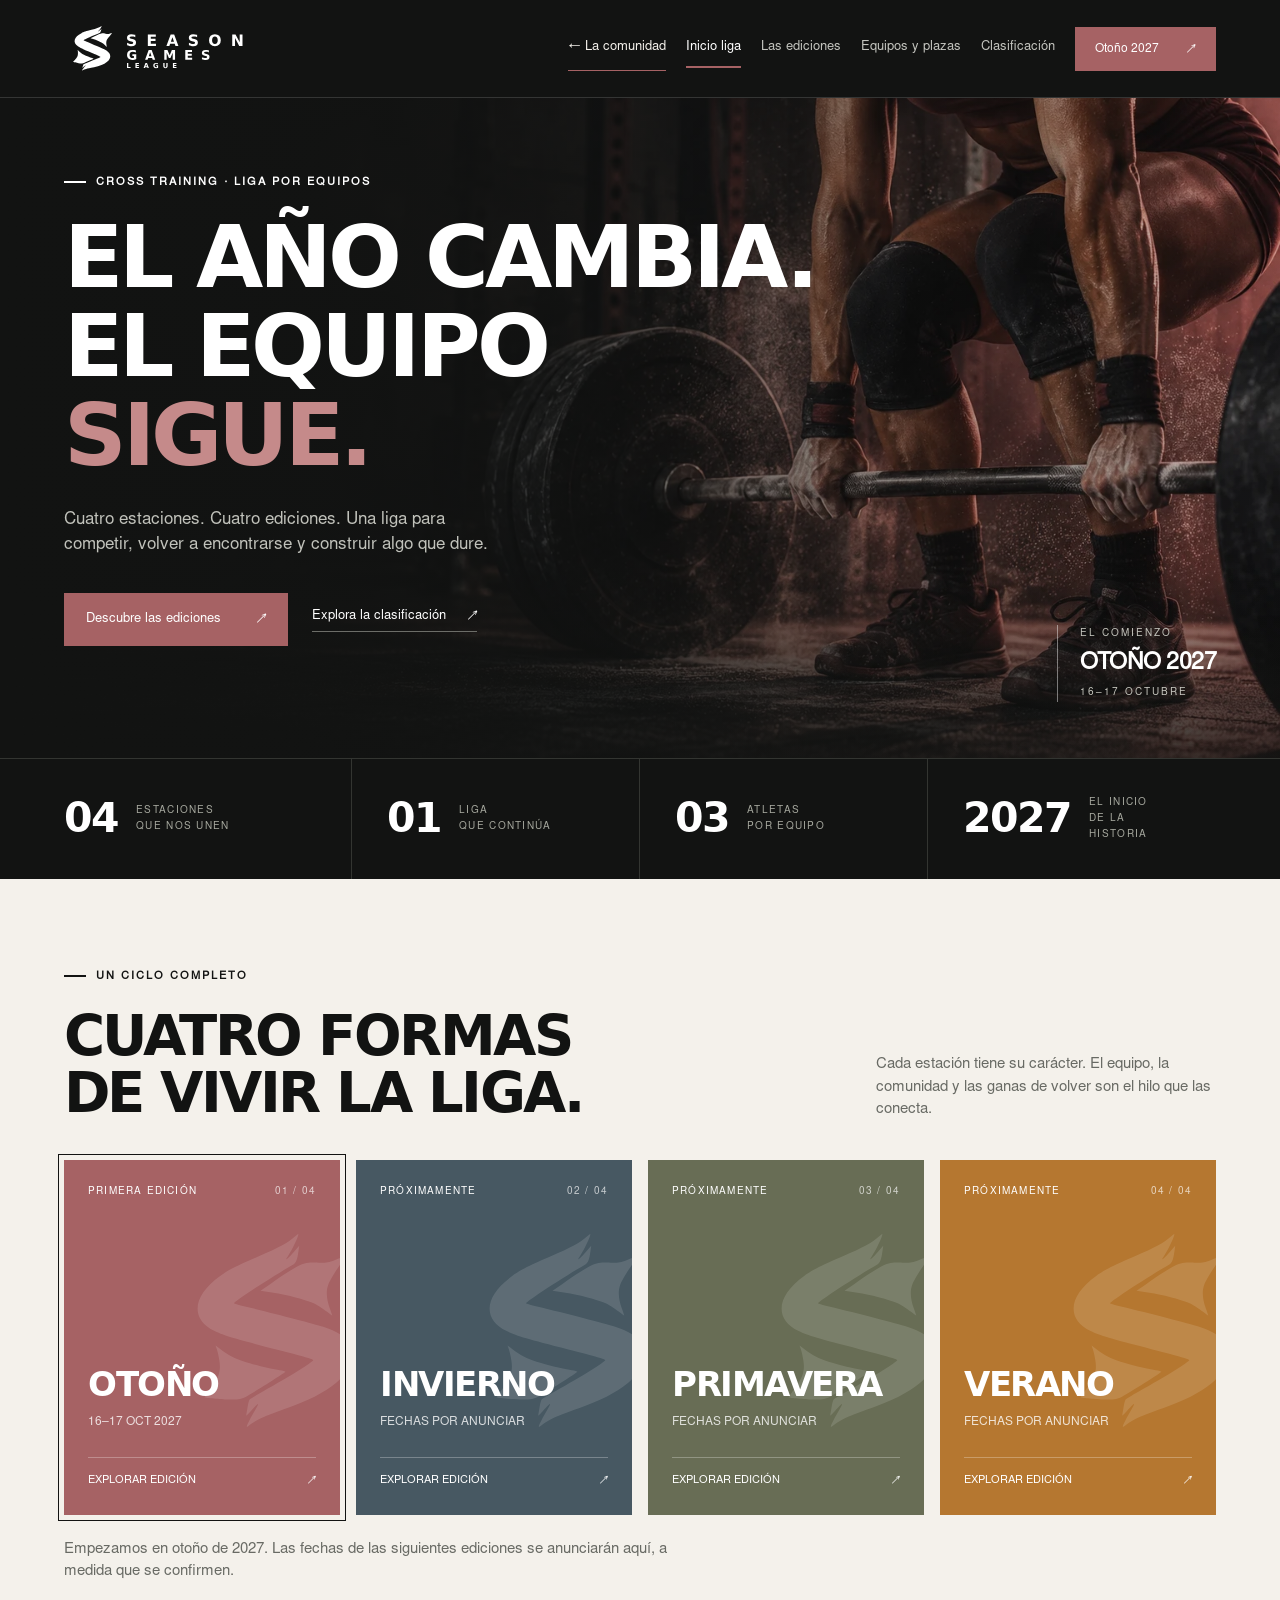
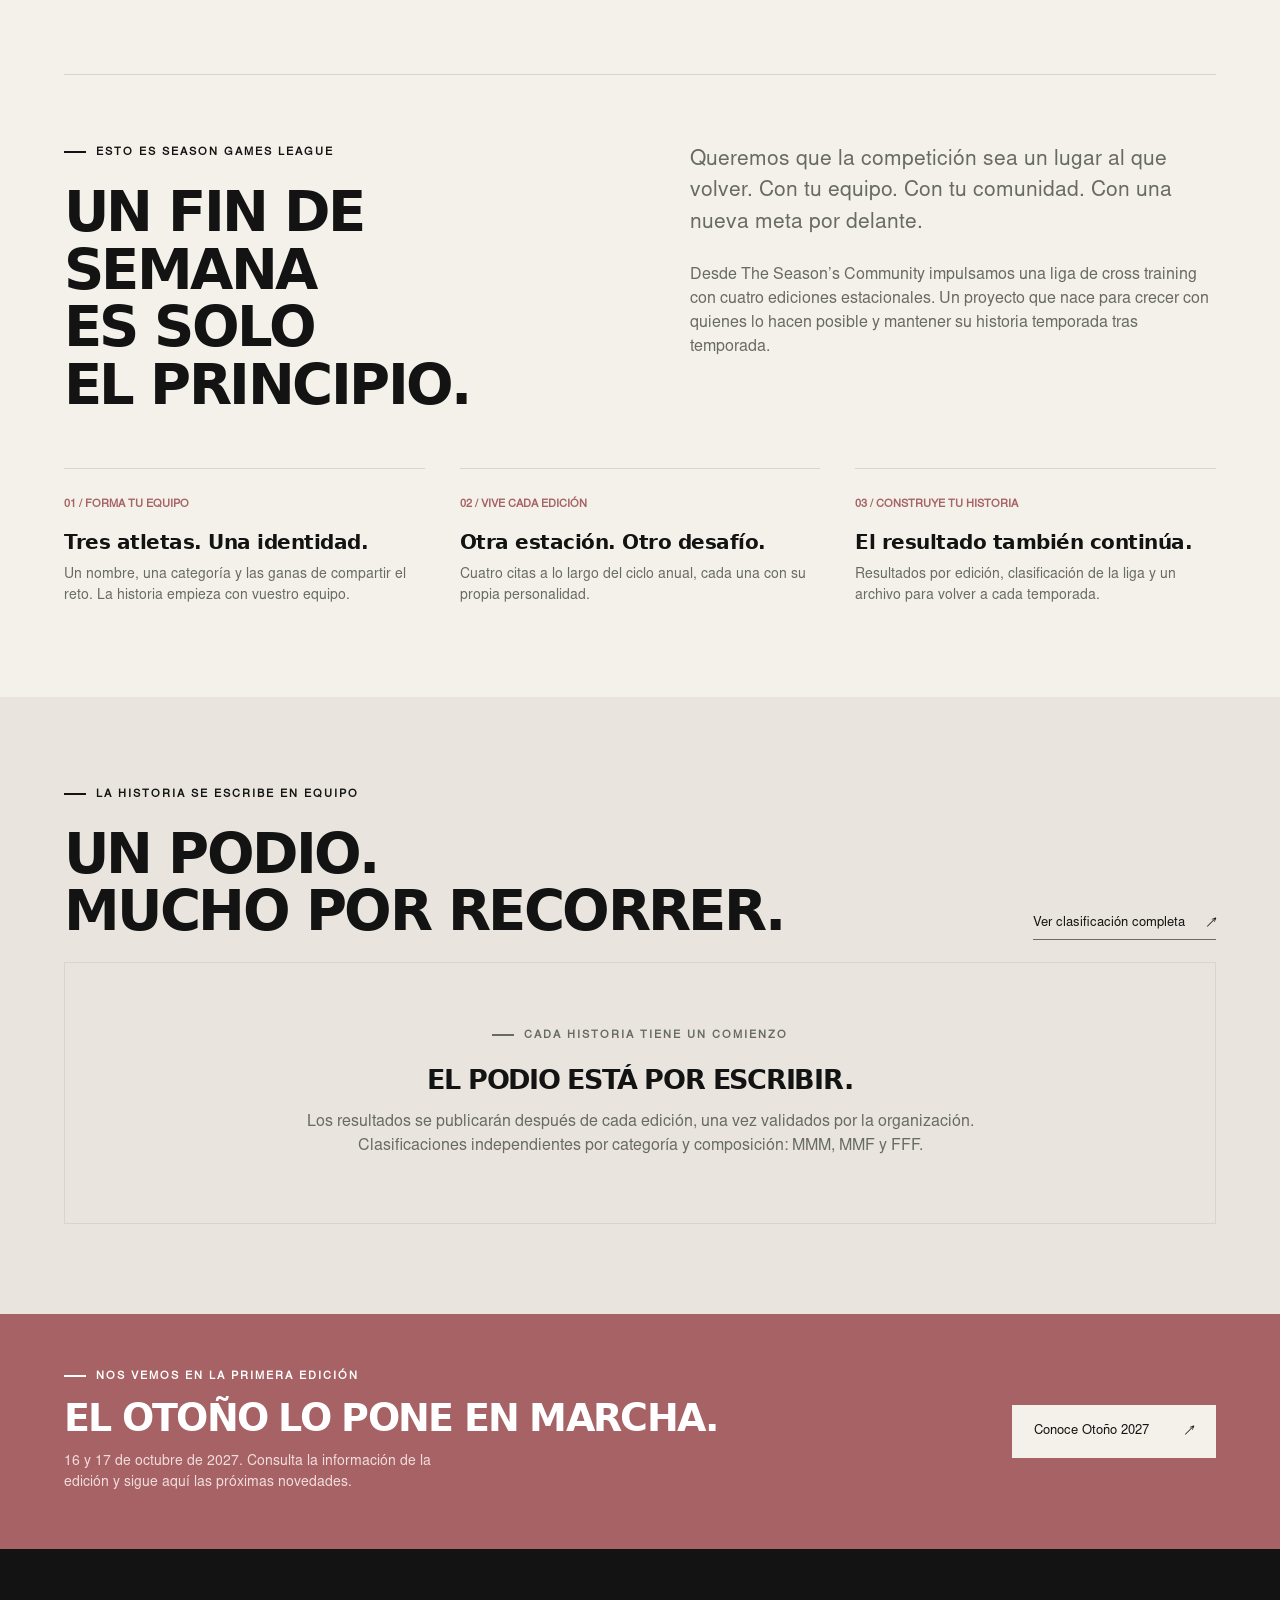
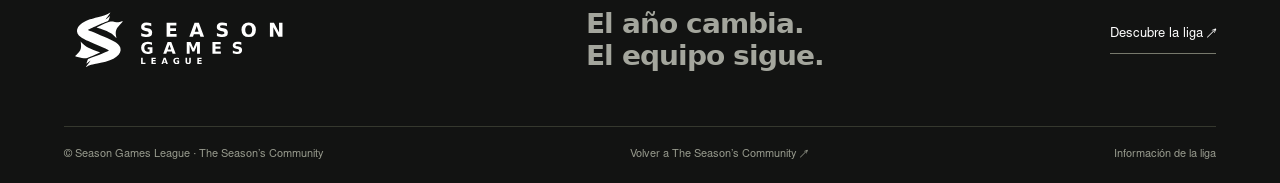
<file: index.html>
<!doctype html>
<html lang="es"><head><meta charset="UTF-8"><meta name="viewport" content="width=device-width, initial-scale=1"><meta name="theme-color" content="#121312"><meta name="description" content="Season Games League. Una liga de cross training por equipos, cuatro ediciones estacionales y una historia que continúa."><title>Season Games League — Cuatro estaciones. Una liga.</title><link rel="icon" href="assets/favicon.ico"><link rel="stylesheet" href="style.css"><link rel="canonical" href="https://seasongamesleague.com/"></head>
<body><a class="skip" href="#main">Saltar al contenido</a>
<header class="header"><a href="#/" class="brand" aria-label="Season Games League inicio"><img src="assets/logo-white.svg" alt="Season Games League" width="192" height="59"></a><button class="menu-toggle" aria-label="Abrir menú" aria-expanded="false" aria-controls="nav">MENÚ <span>☰</span></button><nav id="nav" aria-label="Navegación principal"><a href="https://theseasoncommunity.org/" class="community-back">← La comunidad</a><a href="#/" data-nav="home">Inicio liga</a><a href="#/ediciones" data-nav="ediciones">Las ediciones</a><a href="#/equipos" data-nav="equipos">Equipos y plazas</a><a href="#/clasificacion" data-nav="clasificacion">Clasificación</a></nav><a class="header-cta" href="#/edicion/otono">Otoño 2027 <span>↗</span></a></header>
<main id="main" tabindex="-1"></main>
<footer><div class="footer-top"><a href="#/"><img src="assets/logo-white.svg" alt="Season Games League" width="235" height="72"></a><p>El año cambia.<br>El equipo sigue.</p><a class="footer-back" href="#/ediciones">Descubre la liga ↗</a></div><div class="footer-bottom"><span>© Season Games League · The Season’s Community</span><a href="https://theseasoncommunity.org/">Volver a The Season’s Community ↗</a><button class="plain" data-modal="about">Información de la liga</button></div></footer>
<dialog id="info-dialog"><button class="dialog-close" aria-label="Cerrar ventana">×</button><span class="eyebrow">SEASON GAMES LEAGUE</span><h2 id="dialog-title"></h2><div id="dialog-body"></div><button class="btn dark dialog-ok">Entendido <span>↗</span></button></dialog>
<script src="data.js?v=5"></script><script src="app.js?v=5"></script></body></html>
</file>
<file: style.css>
@font-face{font-family:Display;src:url('assets/display.ttf') format('truetype');font-display:swap}@font-face{font-family:Body;src:url('assets/body.otf') format('opentype');font-display:swap}
:root{--ink:#121312;--paper:#f4f1eb;--rose:#A66264;--blue:#475862;--green:#686D55;--ochre:#B57730;--line:#d8d5ce;--muted:#686a64}*{box-sizing:border-box}html{scroll-behavior:smooth}body{margin:0;background:var(--paper);color:var(--ink);font-family:Body,Arial,sans-serif;font-size:16px;line-height:1.5}a{color:inherit;text-decoration:none}button,input,select{font:inherit}button,a,input,select{ -webkit-tap-highlight-color:transparent}button{cursor:pointer}button:focus-visible,a:focus-visible,input:focus-visible,select:focus-visible{outline:3px solid var(--rose);outline-offset:5px}img{max-width:100%;display:block}h1,h2,h3,p{margin:0}h1,h2,h3,.display{font-family:Display,Arial,sans-serif;line-height:1.02;letter-spacing:-.045em}h1{font-size:clamp(52px,6.8vw,104px)}h2{font-size:clamp(36px,4.4vw,64px)}h3{font-size:27px}.eyebrow{display:block;font-size:11px;font-weight:bold;letter-spacing:2px;text-transform:uppercase;margin-bottom:22px}.eyebrow:before{content:'';display:inline-block;width:22px;height:2px;background:currentColor;vertical-align:middle;margin-right:10px}.preview-note{height:30px;font-size:10px;letter-spacing:1px;background:#e6e1d7;display:flex;justify-content:center;align-items:center;gap:9px}.preview-dot{height:5px;width:5px;border-radius:100%;background:var(--rose)}.header{height:98px;background:var(--ink);color:white;display:flex;align-items:center;gap:38px;padding:0 max(5vw,24px);border-bottom:1px solid #343534}.brand{margin-right:auto;flex-shrink:0}.header nav{display:flex;gap:28px;font-size:13px;color:#c4c5bf}.header nav a{padding:12px 0;position:relative}.header nav a.active{color:white}.header nav a.active:after{content:'';position:absolute;bottom:3px;left:0;right:0;height:2px;background:var(--rose)}.header-cta{display:flex;gap:28px;align-items:center;background:var(--rose);padding:13px 20px;font-size:12px}.menu-toggle{display:none}.skip{position:fixed;top:-100px;background:white;padding:12px;z-index:50}.skip:focus{top:0}.wrap{max-width:1320px;margin:auto;padding-left:5vw;padding-right:5vw}.hero{min-height:660px;position:relative;background:#181a18;color:white;overflow:hidden;display:flex;align-items:center}.hero-photo{position:absolute;inset:0;background:url('assets/hero.webp') center right/cover no-repeat;opacity:.9}.hero:after{content:'';position:absolute;inset:0;background:linear-gradient(90deg,#121312 0%,#121312f0 24%,#12131250 69%,#1213121c 100%),linear-gradient(0deg,#121312c9,transparent 30%)}.hero .wrap{width:100%;position:relative;z-index:1;padding-top:65px;padding-bottom:100px}.hero h1{max-width:930px;position:relative}.hero h1 .muted-word{color:#c58a8a}.hero-copy{max-width:440px;color:#c1c2bb;font-size:17px;margin-top:28px}.hero-actions{display:flex;gap:24px;align-items:center;margin-top:34px}.btn{display:inline-flex;justify-content:space-between;align-items:center;gap:36px;border:0;font-size:13px;padding:17px 22px;background:var(--rose);color:white;min-height:52px;transition:transform .2s,background .2s}.btn:hover{transform:translateY(-2px);background:#98575a}.btn.light{background:var(--paper);color:var(--ink)}.btn.dark{background:var(--ink);color:white}.btn.outline{background:transparent;border:1px solid #93948e;color:inherit}.text-link{font-size:13px;border-bottom:1px solid #6c6d68;padding-bottom:5px;display:inline-flex;align-items:center;gap:22px}.hero-side{position:absolute;right:5vw;bottom:56px;z-index:2;border-left:1px solid #ffffff70;padding-left:22px;font-size:10px;letter-spacing:2px;line-height:1.8;color:#c6c6be}.hero-side strong{display:block;font-size:23px;color:white;letter-spacing:-.5px}.facts{background:var(--ink);color:white;border-top:1px solid #333531}.facts-inner{display:grid;grid-template-columns:repeat(4,1fr)}.fact{padding:29px 28px 29px 0;border-right:1px solid #333531;display:flex;align-items:center;gap:18px}.fact+ .fact{padding-left:35px}.fact:last-child{border-right:0}.fact strong{font-family:Display;font-size:41px;letter-spacing:-2px}.fact span{font-size:10px;text-transform:uppercase;letter-spacing:1.3px;color:#a7a99f;line-height:1.6}.section{padding-top:90px;padding-bottom:90px}.section-heading{display:flex;justify-content:space-between;gap:40px;align-items:end;margin-bottom:38px}.section-heading p{max-width:340px;color:var(--muted);font-size:15px}.section-heading .text-link{white-space:nowrap}.season-grid{display:grid;grid-template-columns:repeat(4,1fr);gap:16px}.season-card{color:white;min-height:355px;position:relative;padding:25px 24px;overflow:hidden;display:flex;flex-direction:column;justify-content:space-between;isolation:isolate;transition:transform .25s}.season-card:hover{transform:translateY(-6px)}.season-card .watermark{position:absolute;height:220px;width:200px;right:-35px;top:60px;opacity:.12;z-index:-1;transform:rotate(-9deg)}.card-top{display:flex;align-items:center;justify-content:space-between;font-size:10px;letter-spacing:1.2px}.card-top .number{opacity:.7}.card-bottom h3{font-size:34px;letter-spacing:-1.5px;margin-bottom:8px}.card-bottom .edition-date{font-size:12px;opacity:.8}.card-bottom .card-link{display:flex;justify-content:space-between;font-size:11px;margin-top:24px;padding-top:15px;border-top:1px solid #ffffff45}.season-card.next{outline:1px solid var(--ink);outline-offset:5px}.section-description{font-size:15px;color:var(--muted);margin-top:24px;max-width:620px}.intro-grid{display:grid;grid-template-columns:1fr 1fr;gap:100px;border-top:1px solid var(--line);padding-top:70px}.intro-grid .large-copy{font-size:21px;line-height:1.5;margin-bottom:24px}.intro-grid p{color:var(--muted);max-width:520px}.steps{display:grid;grid-template-columns:repeat(3,1fr);gap:35px;margin-top:55px}.step{border-top:1px solid var(--line);padding-top:22px}.step .step-n{font-size:11px;color:var(--rose);font-weight:bold}.step h3{font-size:20px;margin:17px 0 12px;letter-spacing:-.5px}.step p{color:var(--muted);font-size:14px}.ranking-preview{background:#e9e5de}.ranking-preview .section-heading{margin-bottom:22px}.demo-tag{font-size:10px;letter-spacing:.8px;color:#694147;border:1px solid #bba2a0;border-radius:20px;padding:5px 11px;display:inline-flex;align-items:center;gap:6px}.demo-tag:before{content:'';width:4px;height:4px;background:var(--rose);border-radius:100%}.podium{display:grid;grid-template-columns:1fr 1.12fr 1fr;align-items:end;gap:16px;margin:35px 0}.podium-card{position:relative;background:#f5f2ec;border:1px solid #d4d0c8;min-height:225px;padding:30px;text-align:center}.podium-card.first{min-height:265px;background:var(--ink);color:white;border:0;padding-top:40px}.podium-card .rank{position:absolute;top:14px;left:18px;font-family:Display;font-size:32px;opacity:.14}.team-badge{height:54px;width:54px;border:1px solid #c9c5bd;display:grid;place-items:center;margin:0 auto 20px;border-radius:50%;font-family:Display;font-size:17px;letter-spacing:-1px;background:#e8e4db}.first .team-badge{background:var(--rose);border-color:var(--rose);color:white}.podium-card h3{font-size:23px;letter-spacing:-.7px}.podium-card .team-detail{font-size:11px;color:#787971;margin-top:8px}.first .team-detail{color:#a8aaa0}.podium-card .points{font-size:12px;letter-spacing:.8px;margin-top:20px;color:var(--rose)}.first .points{color:#d79e9f}.next-banner{background:var(--rose);color:white;display:flex;align-items:center;justify-content:space-between;gap:40px;padding:55px 5vw}.next-banner h2{font-size:clamp(30px,3vw,46px)}.next-banner p{color:#f3dede;max-width:410px;margin-top:14px;font-size:14px}.next-banner .eyebrow{margin-bottom:13px}footer{background:var(--ink);color:white;padding:55px 5vw 20px}.footer-top{display:flex;align-items:center;justify-content:space-between;gap:35px;padding-bottom:50px}.footer-top p{font-family:Display;font-size:28px;line-height:1.12;letter-spacing:-1px;color:#a4a69d}.footer-back{font-size:13px;border-bottom:1px solid #77796c;padding-bottom:8px}.footer-bottom{border-top:1px solid #35382e;padding-top:20px;display:flex;justify-content:space-between;gap:20px;color:#979a8d;font-size:11px}.plain{background:none;color:inherit;border:0;padding:0;font-size:inherit}.page-top{padding-top:64px;padding-bottom:38px}.page-top h1{font-size:clamp(44px,6vw,78px)}.page-top .page-copy{max-width:580px;margin-top:22px;color:var(--muted)}.breadcrumb{font-size:11px;letter-spacing:1px;color:var(--muted);margin-bottom:30px}.breadcrumb a{text-decoration:underline}.page-top .eyebrow{margin-bottom:20px}.page-note{border-left:2px solid var(--rose);padding-left:15px;font-size:12px;color:var(--muted);margin:25px 0}.filterbar{display:flex;align-items:center;justify-content:space-between;gap:20px;margin:20px 0 30px;flex-wrap:wrap}.tabs{display:flex;gap:4px;background:#e5e1d8;padding:5px;align-self:flex-start}.tabs button{padding:10px 22px;border:0;background:transparent;color:#66685e;font-size:12px;min-height:40px}.tabs button.selected{background:var(--ink);color:white}.filterbar input,.filterbar select,.edition-select{background:transparent;border:1px solid #c7c6bc;padding:12px 14px;max-width:100%;font-size:13px;min-height:44px}.filterbar input{min-width:225px}.filters-right{display:flex;gap:10px;flex-wrap:wrap}.metrics-grid{display:grid;grid-template-columns:repeat(3,1fr);gap:18px;margin-bottom:35px}.metric-card{border:1px solid var(--line);padding:24px;background:#eeebe4}.metric-card .metric-top{font-size:12px;display:flex;align-items:center;justify-content:space-between}.metric-card .metric-count{font-family:Display;font-size:38px;margin:20px 0 12px;letter-spacing:-1.6px}.metric-card .metric-count span{font-family:Body;font-size:14px;color:var(--muted);letter-spacing:0}.progress-track{height:5px;background:#d5d0c5;overflow:hidden}.progress-track span{height:100%;display:block;background:var(--rose);transition:width .4s}.metric-card .remaining{font-size:11px;color:var(--muted);margin-top:10px}.table-wrap{overflow-x:auto;border-top:1px solid var(--ink)}table{border-collapse:collapse;width:100%;white-space:nowrap;text-align:left;font-size:13px}thead{font-size:10px;letter-spacing:.8px;color:var(--muted)}th{padding:19px 14px;font-weight:normal}td{padding:20px 14px;border-top:1px solid var(--line)}tr:last-child td{border-bottom:1px solid var(--line)}.team-cell{display:flex;align-items:center;gap:14px;min-width:190px}.mini-badge{width:33px;height:33px;display:grid;place-items:center;border:1px solid #cfc9bf;font-family:Display;font-size:10px;background:#e7e2d8}.team-name{font-weight:bold;display:block}.team-origin{font-size:10px;color:var(--muted);display:block;margin-top:2px}.status-confirm{color:#42674b;font-size:11px;display:flex;gap:6px;align-items:center}.status-confirm:before{content:'';width:4px;height:4px;background:#638766;border-radius:100%}.rank-num{font-family:Display;font-size:16px}.total-points{font-weight:bold}.results-link{border:0;background:transparent;color:var(--rose);font-size:12px;padding:5px}.table-bottom{font-size:11px;display:flex;justify-content:space-between;gap:20px;margin-top:20px;color:var(--muted)}.empty-state{padding:65px 20px;border:1px solid var(--line);text-align:center;color:var(--muted)}.empty-state h3{color:var(--ink);margin-bottom:16px}.edition-hero{position:relative;color:white;padding:65px 5vw 70px;overflow:hidden}.edition-hero h1{font-size:clamp(64px,9vw,125px);margin-bottom:22px}.edition-hero>img{position:absolute;right:10%;top:10px;opacity:.1;height:380px;width:350px}.edition-hero .edition-desc{max-width:540px;position:relative;font-size:17px;color:#ffffffcf}.edition-hero .eyebrow,.edition-hero h1{position:relative}.edition-data{display:grid;grid-template-columns:repeat(4,1fr);gap:25px;border-top:1px solid #ffffff66;margin-top:45px;padding-top:23px;position:relative}.edition-data span{display:block;font-size:10px;letter-spacing:1.5px;opacity:.75;margin-bottom:8px}.edition-data strong{font-size:15px;font-weight:normal}.edition-body{display:grid;grid-template-columns:1.4fr 1fr;gap:70px}.edition-body h2{font-size:37px;margin-bottom:25px}.edition-body p{font-size:16px;color:var(--muted);margin-bottom:22px}.edition-body .detail-list{border-top:1px solid var(--line);margin:35px 0}.detail-list div{display:flex;justify-content:space-between;padding:17px 0;border-bottom:1px solid var(--line);font-size:13px}.detail-list span{color:var(--muted)}.aside-panel{background:#e9e5dd;padding:30px;align-self:start}.aside-panel h3{margin-bottom:20px;font-size:25px}.aside-panel .btn{width:100%;margin-top:18px}.aside-panel p{font-size:13px}.edition-timeline{display:grid;grid-template-columns:repeat(3,1fr);gap:25px;border-top:1px solid var(--line);padding-top:35px;margin-top:30px}.edition-timeline h3{font-size:20px;letter-spacing:-.5px;margin:15px 0}.edition-timeline p{font-size:13px}.day{font-size:11px;letter-spacing:1px;color:var(--rose)}dialog{border:0;background:var(--paper);color:var(--ink);padding:42px;max-width:570px;width:calc(100% - 40px)}dialog::backdrop{background:#000b;backdrop-filter:blur(4px)}dialog h2{font-size:35px;margin-bottom:22px}dialog p{color:var(--muted);margin-bottom:18px}dialog .btn{margin-top:20px}.dialog-close{position:absolute;right:16px;top:12px;border:0;background:transparent;font-size:29px}.result-grid{display:grid;grid-template-columns:repeat(3,1fr);gap:10px;margin:25px 0}.result-box{border:1px solid var(--line);padding:15px}.result-box small{display:block;color:var(--muted);margin-bottom:8px}.season-intro{display:flex;justify-content:space-between;align-items:start;gap:40px;margin-top:60px;border-top:1px solid var(--line);padding-top:40px}.season-intro h2{font-size:34px}.season-intro p{max-width:520px;color:var(--muted)}.no-results{padding:35px;text-align:center}.motion-enter{animation:enter .45s ease both}@keyframes enter{from{opacity:0;transform:translateY(12px)}to{opacity:1;transform:none}}@media(min-width:1450px){.wrap{padding-left:55px;padding-right:55px}.hero .wrap{max-width:1320px}}@media(max-width:1100px){.header{gap:22px}.header nav{gap:18px}.brand img{width:165px}.header-cta{display:none}.hero h1{font-size:8.5vw}.hero-side{display:none}.season-card{padding:22px 18px;min-height:310px}.card-bottom h3{font-size:29px}.intro-grid{gap:55px}.fact{gap:10px}.fact+ .fact{padding-left:20px}.filterbar input{min-width:180px}}
@media(max-width:760px){.preview-note{font-size:8px;letter-spacing:.6px;height:28px}.note-detail{font-size:8px}.header{height:82px;padding:0 22px;position:relative;z-index:10}.brand img{width:160px;height:auto}.menu-toggle{display:block;color:white;border:1px solid #585b51;background:transparent;padding:9px 12px;font-size:10px;letter-spacing:1px}.menu-toggle span{margin-left:8px}.header nav{position:absolute;top:82px;left:0;right:0;background:var(--ink);display:none;padding:20px 25px 28px;flex-direction:column;gap:8px;border-bottom:1px solid #444}.header nav.open{display:flex}.hero{min-height:620px;align-items:start}.hero-photo{background-position:65% center;opacity:.6}.hero:after{background:linear-gradient(90deg,#121312ef,#12131266),linear-gradient(0deg,#121312,transparent 70%)}.hero .wrap{padding:65px 24px 65px}.hero h1{font-size:clamp(48px,11.3vw,76px);line-height:1.05;letter-spacing:-3px}.hero-copy{font-size:15px;max-width:330px}.hero-actions{align-items:flex-start;flex-direction:column;gap:22px}.eyebrow{font-size:9px;letter-spacing:1.5px}.wrap{padding-left:24px;padding-right:24px}.facts-inner{grid-template-columns:repeat(2,1fr)}.fact{padding:20px 15px!important;gap:14px;border-bottom:1px solid #333531}.fact:nth-child(2){border-right:0}.fact strong{font-size:32px}.fact span{font-size:9px}.section{padding-top:60px;padding-bottom:60px}.section-heading{display:block;margin-bottom:28px}.section-heading p{margin-top:22px;max-width:100%}.section-heading .text-link{margin-top:24px}.season-grid{grid-template-columns:repeat(2,1fr);gap:12px}.season-card{min-height:285px;padding:20px 16px}.card-bottom h3{font-size:28px}.card-top{font-size:8px;letter-spacing:.6px}.card-bottom .edition-date{font-size:10px}.card-bottom .card-link{font-size:10px}.intro-grid{grid-template-columns:1fr;gap:28px;padding-top:45px}.intro-grid .large-copy{font-size:19px}.steps{grid-template-columns:1fr;gap:25px;margin-top:35px}.step h3{margin:12px 0}.podium{gap:8px}.podium-card{padding:25px 8px 20px;min-height:205px}.podium-card.first{min-height:235px;padding-top:38px}.podium-card h3{font-size:15px;letter-spacing:-.5px}.podium-card .team-detail{font-size:9px}.team-badge{width:43px;height:43px;font-size:13px;margin-bottom:15px}.podium-card .points{font-size:10px}.podium-card .rank{font-size:25px;left:10px;top:6px}.next-banner{display:block;padding:40px 24px}.next-banner .btn{margin-top:28px}.footer-top{flex-wrap:wrap;gap:30px}.footer-top img{width:180px}.footer-top p{font-size:22px}.footer-bottom{flex-direction:column;gap:10px}footer{padding-left:24px;padding-right:24px}.page-top{padding-top:40px}.page-top h1{font-size:46px}.page-top .page-copy{font-size:15px}.filterbar{align-items:stretch;gap:15px}.tabs{width:100%}.tabs button{flex:1;padding:10px 12px}.filters-right{width:100%}.filters-right input{flex:1;min-width:120px}.metrics-grid{grid-template-columns:1fr;gap:10px}.metric-card{padding:18px;display:grid;grid-template-columns:1fr 1fr;column-gap:20px;align-items:center}.metric-card .metric-count{grid-column:2;grid-row:1/3;margin:0 0 0 auto;font-size:30px}.metric-card .remaining{grid-column:1/3}.metric-card .progress-track{margin-top:12px}.table-wrap{margin-right:-24px}td,th{padding:16px 10px}.table-bottom{flex-direction:column;gap:8px}.edition-hero{padding:45px 24px}.edition-hero h1{font-size:75px}.edition-hero>img{right:-40%;height:340px;width:300px}.edition-data{grid-template-columns:repeat(2,1fr);gap:25px}.edition-data strong{font-size:13px}.edition-body{grid-template-columns:1fr;gap:35px}.edition-timeline{grid-template-columns:1fr;gap:20px}.edition-timeline div{border-bottom:1px solid var(--line);padding-bottom:12px}.season-intro{flex-direction:column;gap:20px}.aside-panel{padding:25px}dialog{padding:35px 25px}.result-grid{grid-template-columns:1fr 1fr}}
@media(prefers-reduced-motion:reduce){*{scroll-behavior:auto!important;animation:none!important;transition:none!important}}

.community-back{color:#f4f1eb!important;border-bottom:1px solid #a66264}.menu-toggle{color:#f4f1eb;-webkit-text-fill-color:#f4f1eb} @media(min-width:901px){.header{gap:20px}.header nav{gap:20px}}
</file>
